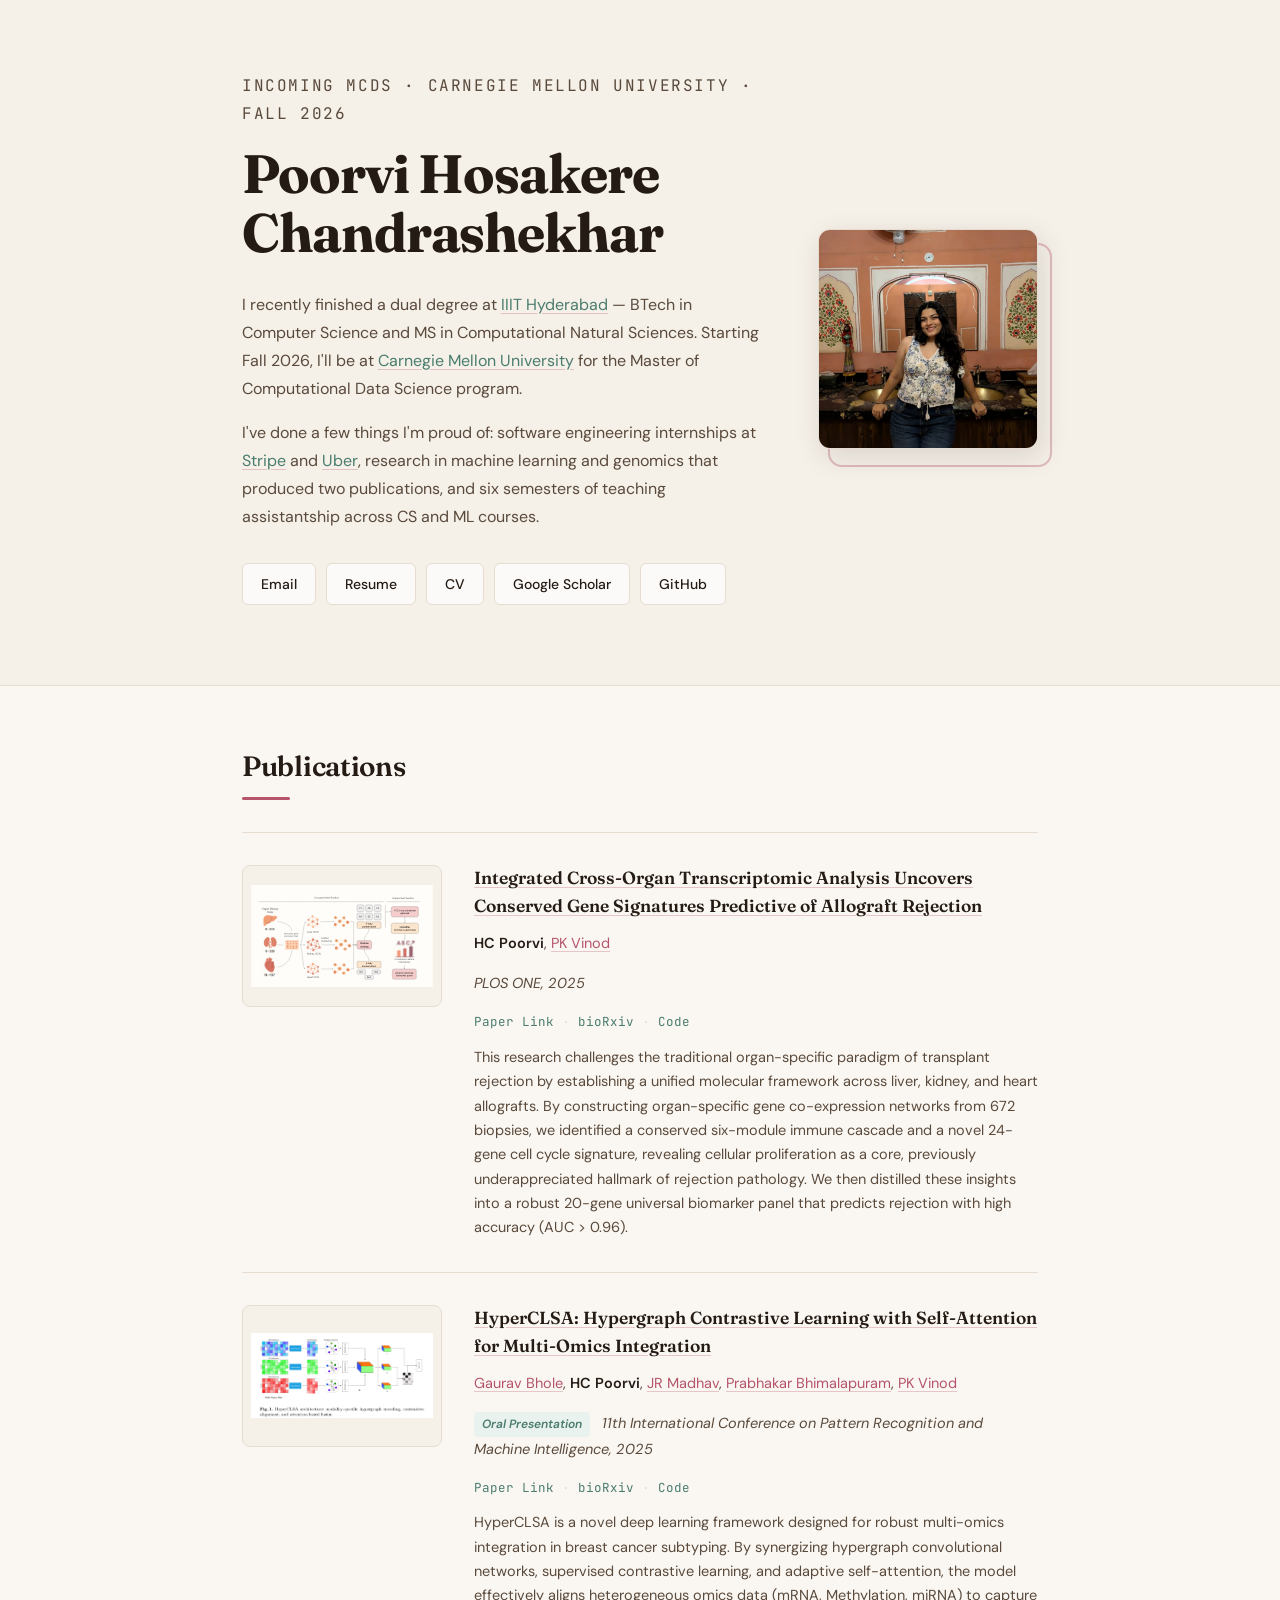
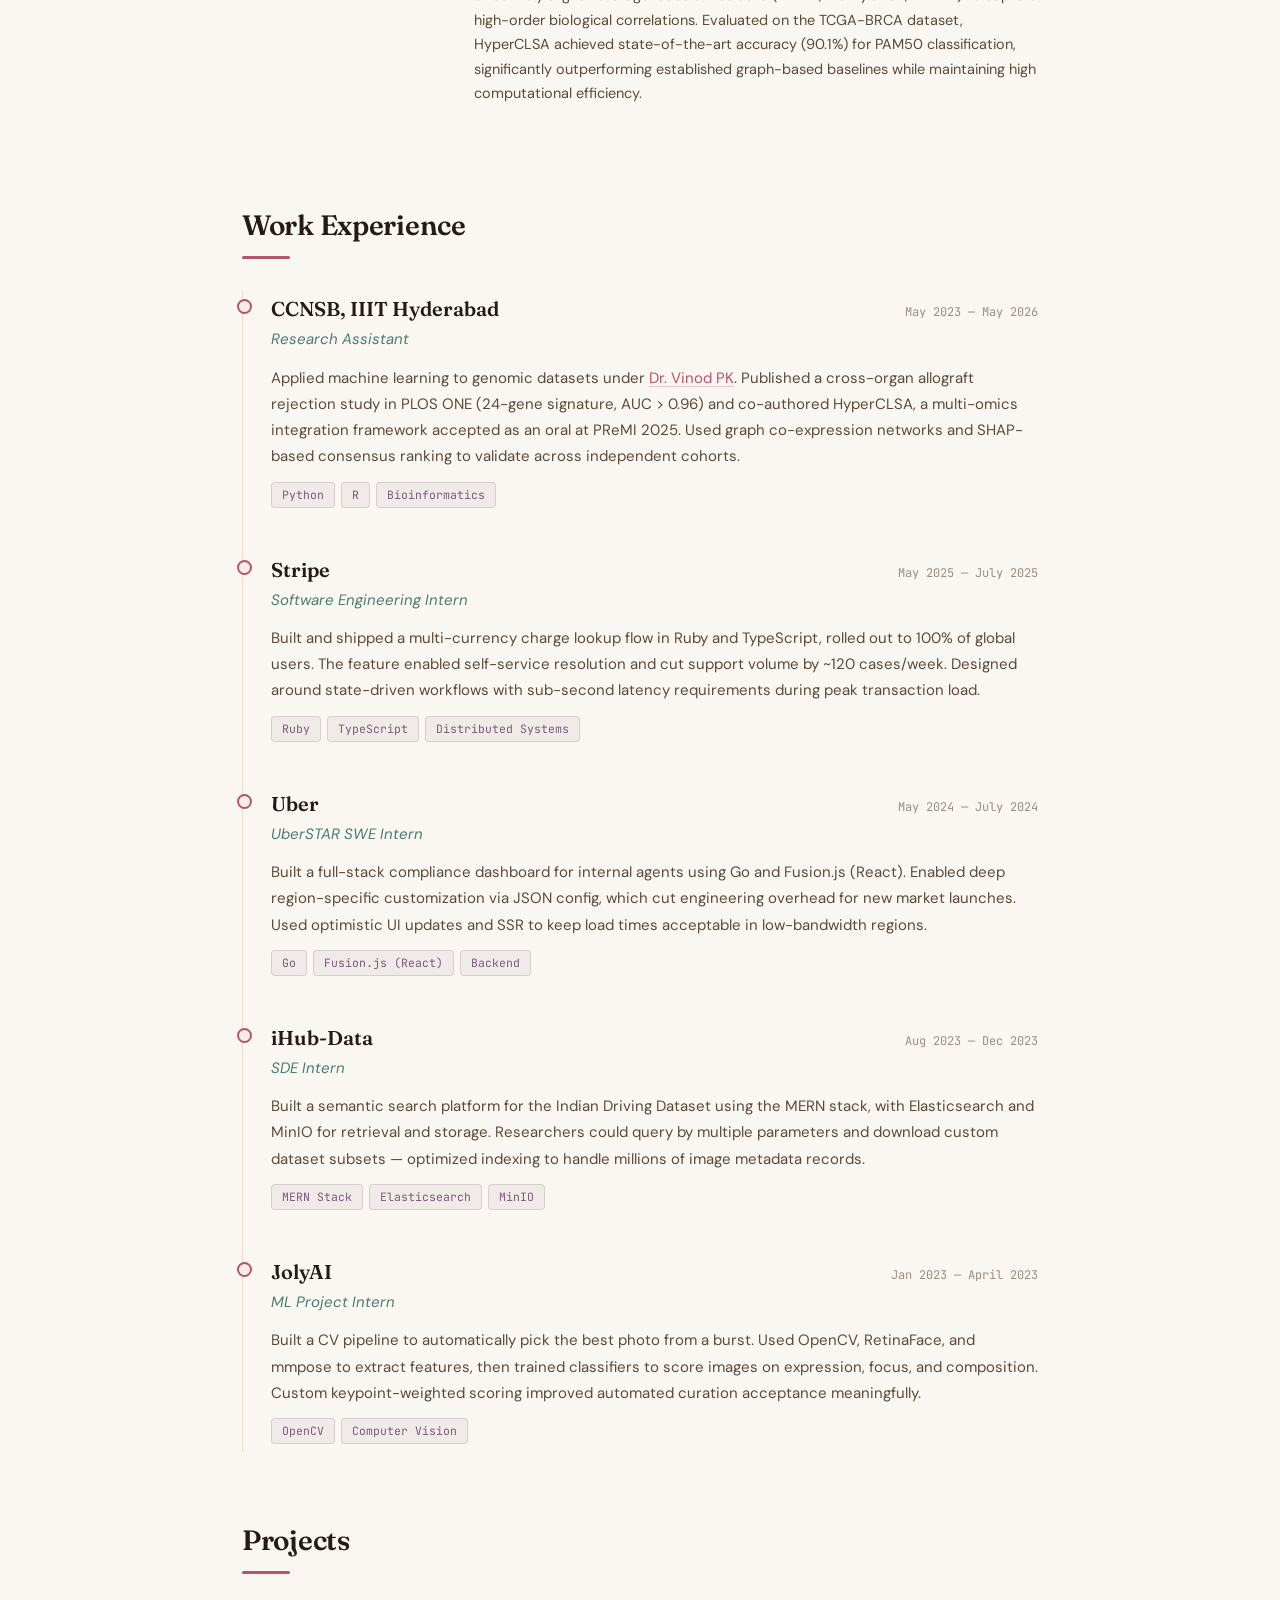
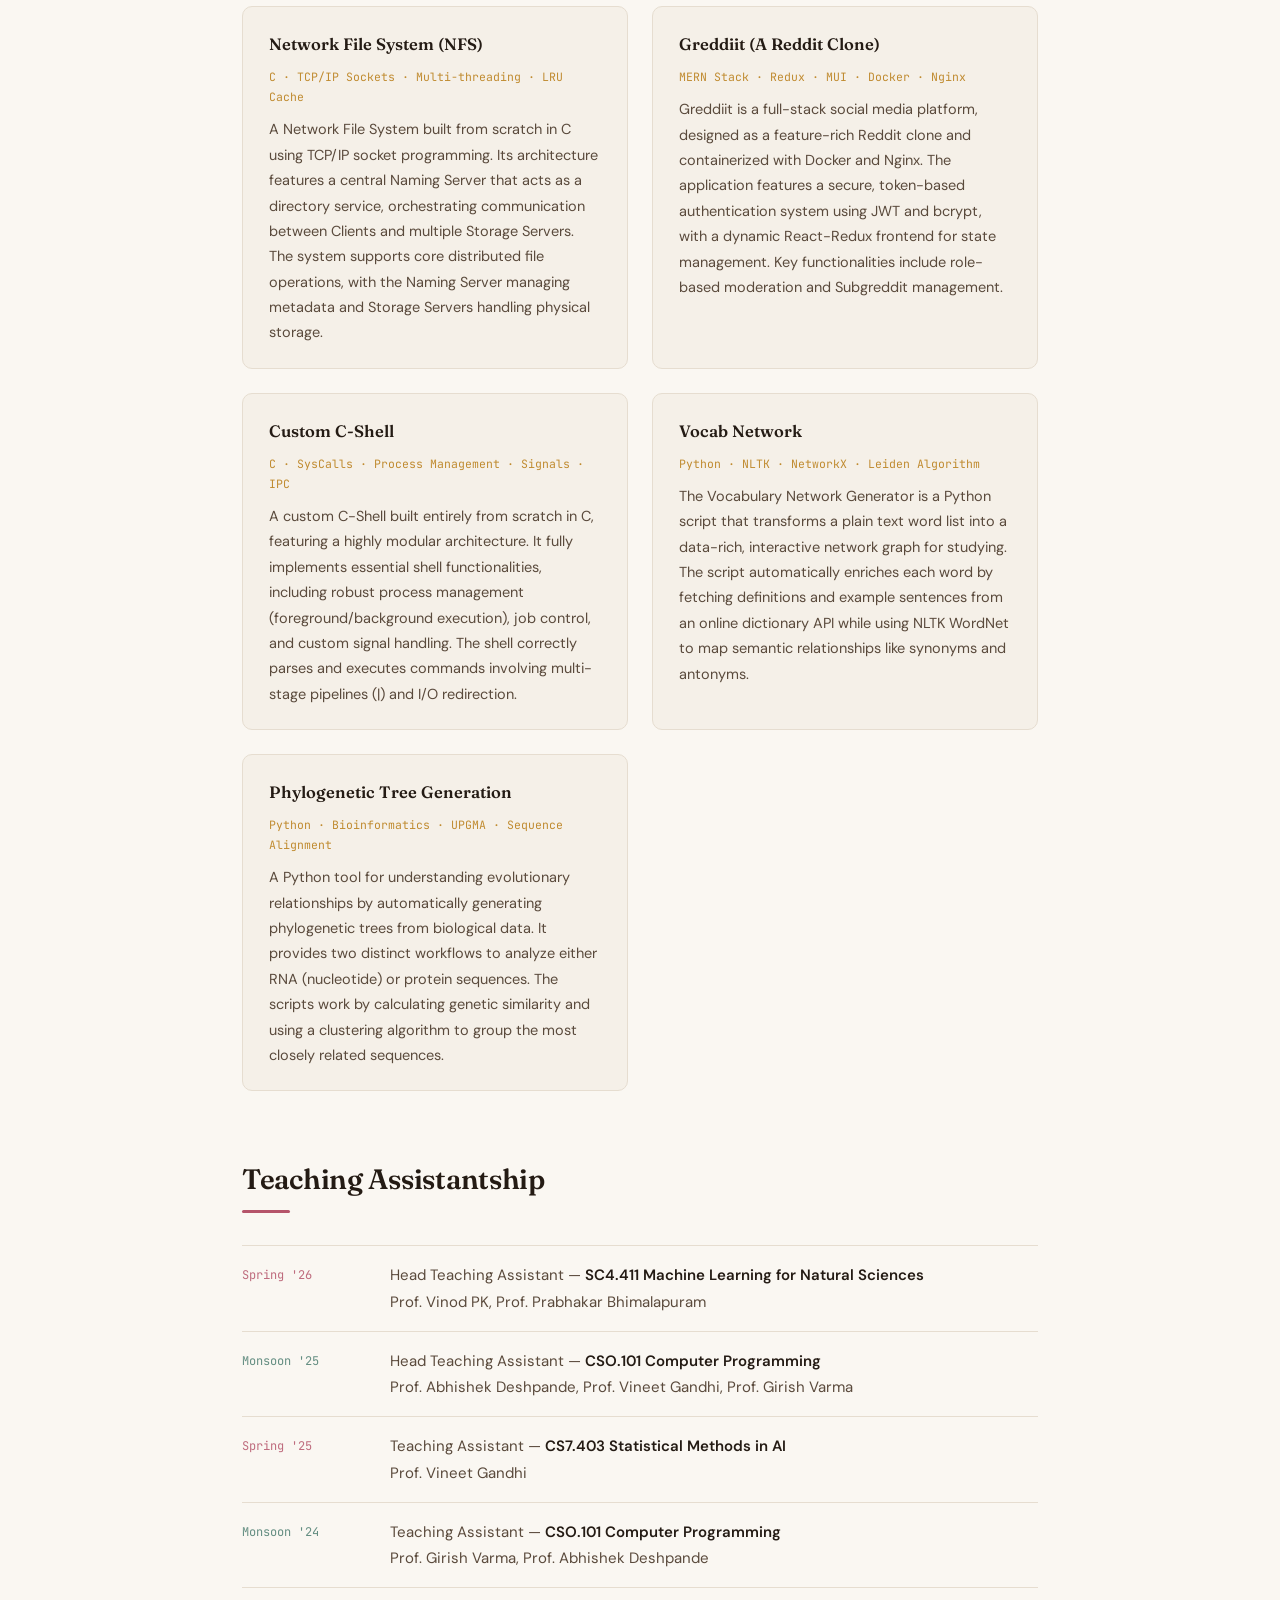
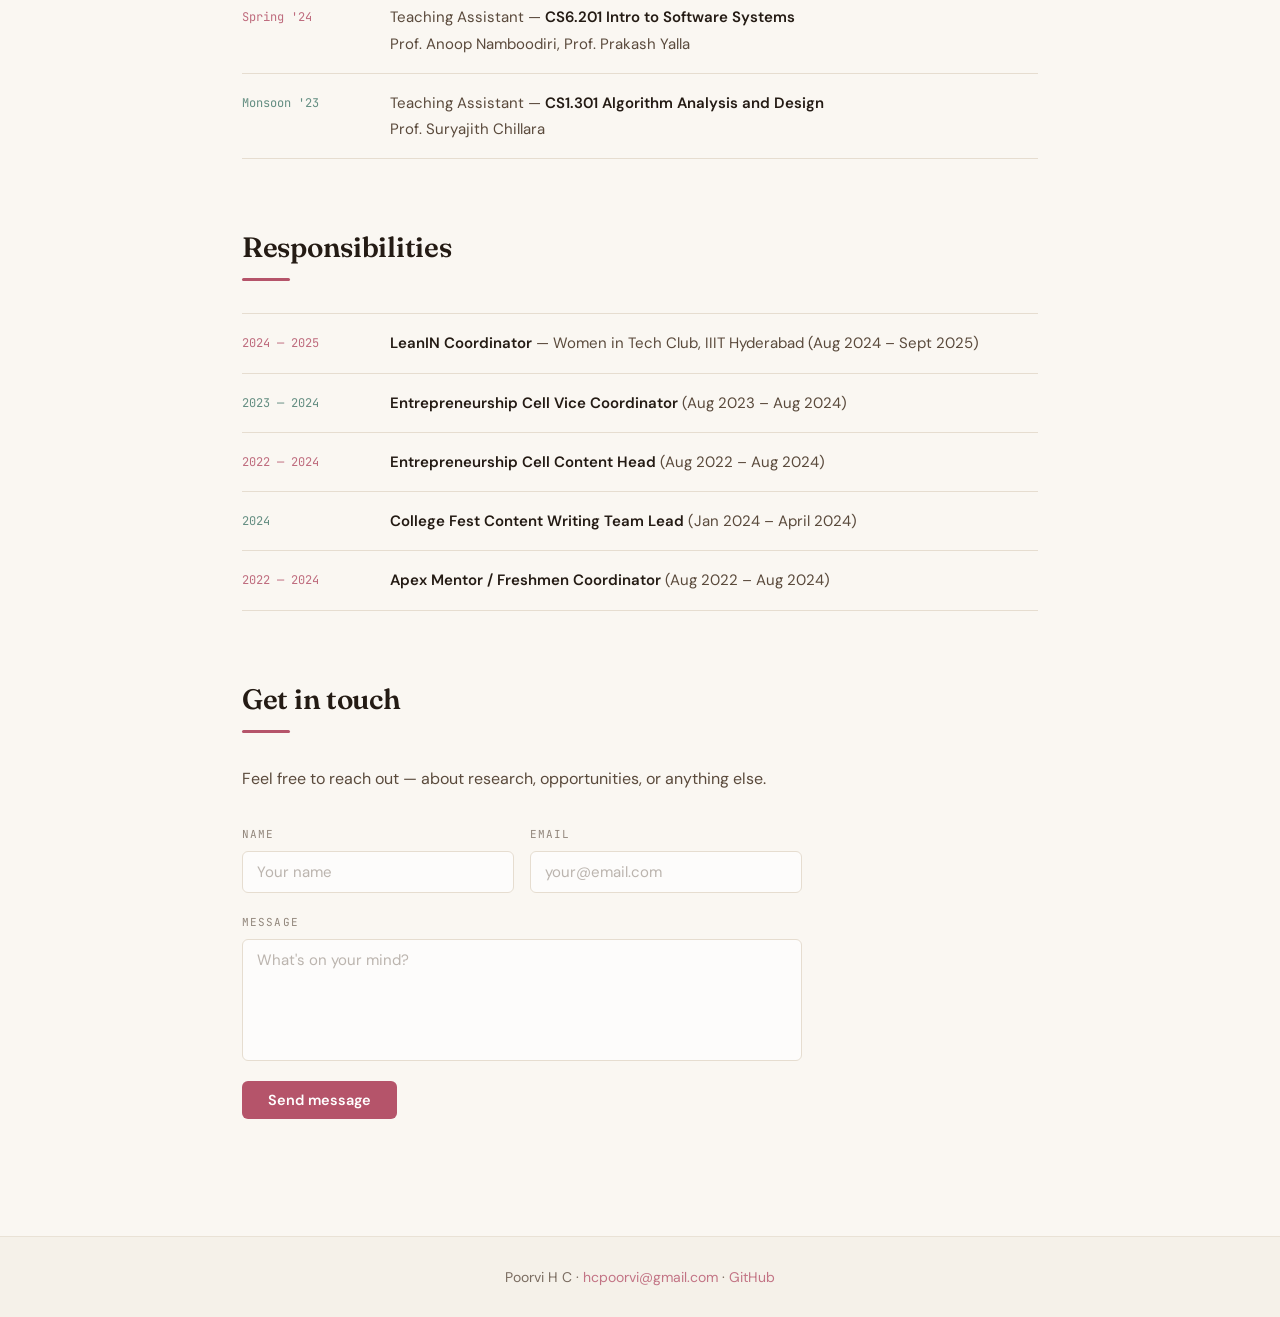
<file: index.html>
<!DOCTYPE html>
<html lang="en">

<head>
  <meta charset="UTF-8">
  <title>Poorvi HC</title>
  <meta name="author" content="Poorvi Hosakere Chandrashekhar">
  <meta name="description" content="Poorvi H C — CS + Computational Natural Sciences dual-degree student at IIIT Hyderabad. Machine learning and computational biology.">
  <meta name="viewport" content="width=device-width, initial-scale=1">
  <meta property="og:title" content="Poorvi Hosakere Chandrashekhar">
  <meta property="og:description" content="ML × computational biology researcher. Incoming MCDS @ CMU. Publications in PLOS ONE and PReMI 2025.">
  <meta property="og:type" content="website">
  <meta property="og:url" content="https://poorvihc.github.io/">
  <meta property="og:image" content="https://poorvihc.github.io/images/profile_pic3.jpeg">
  <meta name="twitter:card" content="summary">
  <link rel="shortcut icon" href="images/favicon/favicon.ico" type="image/x-icon">
  <link rel="preconnect" href="https://fonts.googleapis.com">
  <link rel="preconnect" href="https://fonts.gstatic.com" crossorigin>
  <link rel="preload" as="image" href="images/profile_pic3.jpeg" fetchpriority="high">
  <link href="https://fonts.googleapis.com/css2?family=DM+Sans:ital,opsz,wght@0,9..40,400;0,9..40,500;0,9..40,600;1,400&family=Fraunces:ital,opsz,wght@0,9..144,600;0,9..144,700&family=JetBrains+Mono:wght@400;500&family=Outfit:wght@500;600;700&display=swap" rel="stylesheet">
  <link rel="stylesheet" type="text/css" href="stylesheet.css">
</head>

<body>

  <!-- ======================= Hero ======================= -->
  <header class="hero">
    <div class="wrap">
      <div class="hero-text">
        <p class="eyebrow">Incoming MCDS &middot; Carnegie Mellon University &middot; Fall 2026</p>
        <h1 class="name name-serif">Poorvi Hosakere Chandrashekhar</h1>
        <p>
          I recently finished a dual degree at
          <a href="https://www.iiit.ac.in/">IIIT Hyderabad</a> — BTech in Computer Science and MS in
          Computational Natural Sciences. Starting Fall 2026, I'll be at
          <a href="https://www.cmu.edu/">Carnegie Mellon University</a> for the Master of Computational
          Data Science program.
        </p>
        <p>
          I've done a few things I'm proud of: software engineering internships at
          <a href="https://stripe.com/">Stripe</a> and <a href="https://www.uber.com/">Uber</a>,
          research in machine learning and genomics that produced two publications,
          and six semesters of teaching assistantship across CS and ML courses.
        </p>
        <nav class="links" aria-label="Contact links">
          <a href="mailto:hcpoorvi@gmail.com">Email</a>
          <a href="data/Poorvi_Resume.pdf">Resume</a>
          <a href="data/Poorvi_CV.pdf">CV</a>
          <!-- <a href="data/Poorvi-bio.txt">Bio</a> -->
          <a href="https://scholar.google.com/citations?user=S4VEnUIAAAAJ">Google Scholar</a>
          <a href="https://github.com/Poorvi-HC">GitHub</a>
        </nav>
      </div>
      <div class="hero-photo">
        <img src="images/profile_pic3.jpeg" alt="Portrait of Poorvi H C" width="216" height="216" fetchpriority="high">
      </div>
    </div>
  </header>

  <!-- ======================= Publications ======================= -->
  <section id="publications" class="reveal">
    <div class="wrap">
      <h2>Publications</h2>
      <div class="rule" aria-hidden="true"><i></i><i></i><i></i><i></i></div>

      <article class="pub">
        <div class="pub-thumb">
          <img src="images/main.svg" alt="Cross-organ transcriptomic analysis figure" width="300" height="200" loading="lazy">
        </div>
        <div class="pub-body">
          <a href="https://journals.plos.org/plosone/article?id=10.1371/journal.pone.0348135">
            <span class="papertitle">Integrated Cross-Organ Transcriptomic Analysis Uncovers Conserved Gene
              Signatures Predictive of Allograft Rejection</span>
          </a>
          <p class="authors">
            <strong>HC Poorvi</strong>,
            <a href="https://scholar.google.com/citations?user=c_V3bGgAAAAJ&amp;hl=en">PK Vinod</a>
          </p>
          <p class="venue"> <em>PLOS ONE</em>, 2025</p>
          <p class="pub-links">
            <a href="https://journals.plos.org/plosone/article?id=10.1371/journal.pone.0348135">Paper Link</a>
            <a href="https://www.biorxiv.org/content/10.1101/2025.11.07.687316v1">bioRxiv</a>
            <a href="https://github.com/Poorvi-HC/TransOrg">Code</a>
          </p>
          <p class="abstract">
            This research challenges the traditional organ-specific paradigm of transplant rejection by
            establishing a unified molecular framework across liver, kidney, and heart allografts. By
            constructing organ-specific gene co-expression networks from 672 biopsies, we identified a conserved
            six-module immune cascade and a novel 24-gene cell cycle signature, revealing cellular proliferation
            as a core, previously underappreciated hallmark of rejection pathology. We then distilled these
            insights into a robust 20-gene universal biomarker panel that predicts rejection with high accuracy
            (AUC &gt; 0.96).
          </p>
        </div>
      </article>

      <article class="pub">
        <div class="pub-thumb">
          <img src="images/hyperclsa.png" alt="HyperCLSA architecture figure" width="300" height="200" loading="lazy">
        </div>
        <div class="pub-body">
          <a href="https://www.biorxiv.org/content/10.1101/2025.09.22.677517v2">
            <span class="papertitle">HyperCLSA: Hypergraph Contrastive Learning with Self-Attention for
              Multi-Omics Integration</span>
          </a>
          <p class="authors">
            <a href="https://github.com/Gaurav2543">Gaurav Bhole</a>,
            <strong>HC Poorvi</strong>,
            <a href="https://github.com/madhavJay">JR Madhav</a>,
            <a href="https://scholar.google.co.in/citations?user=HE9Rp7EAAAAJ&amp;hl=en">Prabhakar Bhimalapuram</a>,
            <a href="https://scholar.google.com/citations?user=c_V3bGgAAAAJ&amp;hl=en">PK Vinod</a>
          </p>
          <p class="venue"><span class="badge">Oral Presentation</span> <em>11th International Conference on
            Pattern Recognition and Machine Intelligence</em>, 2025</p>
          <p class="pub-links">
            <a href="https://link.springer.com/chapter/10.1007/978-3-032-18477-1_59">Paper Link</a>
            <a href="https://www.biorxiv.org/content/10.1101/2025.09.22.677517v2">bioRxiv</a>
            <a href="https://github.com/Gaurav2543/HyperCLSA">Code</a>
          </p>
          <!-- <p class="pub-links"><a href="https://www.biorxiv.org/content/10.1101/2025.09.22.677517v2">bioRxiv</a></p> -->
          <p class="abstract">
            HyperCLSA is a novel deep learning framework designed for robust multi-omics integration in breast
            cancer subtyping. By synergizing hypergraph convolutional networks, supervised contrastive learning,
            and adaptive self-attention, the model effectively aligns heterogeneous omics data (mRNA,
            Methylation, miRNA) to capture high-order biological correlations. Evaluated on the TCGA-BRCA
            dataset, HyperCLSA achieved state-of-the-art accuracy (90.1%) for PAM50 classification,
            significantly outperforming established graph-based baselines while maintaining high computational
            efficiency.
          </p>
        </div>
      </article>
    </div>
  </section>

  <!-- ======================= Work Experience ======================= -->
  <section id="experience" class="reveal">
    <div class="wrap">
      <h2>Work Experience</h2>
      <div class="rule" aria-hidden="true"><i></i><i></i><i></i><i></i></div>

      <div class="timeline">
        <article class="job">
          <div class="job-head">
            <h3>CCNSB, IIIT Hyderabad</h3>
            <span class="dates">May 2023 — May 2026</span>
          </div>
          <p class="role">Research Assistant</p>
          <p>
            Applied machine learning to genomic datasets under
            <a href="https://scholar.google.com/citations?user=c_V3bGgAAAAJ&hl=en">Dr. Vinod PK</a>.
            Published a cross-organ allograft rejection study in PLOS ONE (24-gene signature, AUC&nbsp;&gt;&nbsp;0.96)
            and co-authored HyperCLSA, a multi-omics integration framework accepted as an oral at PReMI 2025.
            Used graph co-expression networks and SHAP-based consensus ranking to validate across independent cohorts.
          </p>
          <div class="tags"><span>Python</span><span>R</span><span>Bioinformatics</span></div>
        </article>

        <article class="job">
          <div class="job-head">
            <h3>Stripe</h3>
            <span class="dates">May 2025 — July 2025</span>
          </div>
          <p class="role">Software Engineering Intern</p>
          <p>
            Built and shipped a multi-currency charge lookup flow in Ruby and TypeScript, rolled out to 100% of
            global users. The feature enabled self-service resolution and cut support volume by ~120 cases/week.
            Designed around state-driven workflows with sub-second latency requirements during peak transaction load.
          </p>
          <div class="tags"><span>Ruby</span><span>TypeScript</span><span>Distributed Systems</span></div>
        </article>

        <article class="job">
          <div class="job-head">
            <h3>Uber</h3>
            <span class="dates">May 2024 — July 2024</span>
          </div>
          <p class="role">UberSTAR SWE Intern</p>
          <p>
            Built a full-stack compliance dashboard for internal agents using Go and Fusion.js (React). Enabled
            deep region-specific customization via JSON config, which cut engineering overhead for new market
            launches. Used optimistic UI updates and SSR to keep load times acceptable in low-bandwidth regions.
          </p>
          <div class="tags"><span>Go</span><span>Fusion.js (React)</span><span>Backend</span></div>
        </article>

        <article class="job">
          <div class="job-head">
            <h3>iHub-Data</h3>
            <span class="dates">Aug 2023 — Dec 2023</span>
          </div>
          <p class="role">SDE Intern</p>
          <p>
            Built a semantic search platform for the Indian Driving Dataset using the MERN stack, with
            Elasticsearch and MinIO for retrieval and storage. Researchers could query by multiple parameters
            and download custom dataset subsets — optimized indexing to handle millions of image metadata records.
          </p>
          <div class="tags"><span>MERN Stack</span><span>Elasticsearch</span><span>MinIO</span></div>
        </article>

        <article class="job">
          <div class="job-head">
            <h3>JolyAI</h3>
            <span class="dates">Jan 2023 — April 2023</span>
          </div>
          <p class="role">ML Project Intern</p>
          <p>
            Built a CV pipeline to automatically pick the best photo from a burst. Used OpenCV, RetinaFace, and
            mmpose to extract features, then trained classifiers to score images on expression, focus, and
            composition. Custom keypoint-weighted scoring improved automated curation acceptance meaningfully.
          </p>
          <div class="tags"><span>OpenCV</span><span>Computer Vision</span></div>
        </article>
      </div>
    </div>
  </section>

  <!-- ======================= Projects ======================= -->
  <section id="projects" class="reveal">
    <div class="wrap">
      <h2>Projects</h2>
      <div class="rule" aria-hidden="true"><i></i><i></i><i></i><i></i></div>

      <div class="grid">
        <article class="card">
          <a href="https://github.com/Poorvi-HC/NFS-Network-File-System-">
            <span class="papertitle">Network File System (NFS)</span>
          </a>
          <span class="stack">C &middot; TCP/IP Sockets &middot; Multi-threading &middot; LRU Cache</span>
          <p>
            A Network File System built from scratch in C using TCP/IP socket programming. Its architecture
            features a central Naming Server that acts as a directory service, orchestrating communication
            between Clients and multiple Storage Servers. The system supports core distributed file operations,
            with the Naming Server managing metadata and Storage Servers handling physical storage.
          </p>
        </article>

        <article class="card">
          <a href="https://github.com/Poorvi-HC/Greddiit-Reddit-Clone-">
            <span class="papertitle">Greddiit (A Reddit Clone)</span>
          </a>
          <span class="stack">MERN Stack &middot; Redux &middot; MUI &middot; Docker &middot; Nginx</span>
          <p>
            Greddiit is a full-stack social media platform, designed as a feature-rich Reddit clone and
            containerized with Docker and Nginx. The application features a secure, token-based authentication
            system using JWT and bcrypt, with a dynamic React-Redux frontend for state management. Key
            functionalities include role-based moderation and Subgreddit management.
          </p>
        </article>

        <article class="card">
          <a href="https://github.com/Poorvi-HC/CShell">
            <span class="papertitle">Custom C-Shell</span>
          </a>
          <span class="stack">C &middot; SysCalls &middot; Process Management &middot; Signals &middot; IPC</span>
          <p>
            A custom C-Shell built entirely from scratch in C, featuring a highly modular architecture. It fully
            implements essential shell functionalities, including robust process management
            (foreground/background execution), job control, and custom signal handling. The shell correctly
            parses and executes commands involving multi-stage pipelines (|) and I/O redirection.
          </p>
        </article>

        <article class="card">
          <a href="https://github.com/Poorvi-HC/Vocab_Network">
            <span class="papertitle">Vocab Network</span>
          </a>
          <span class="stack">Python &middot; NLTK &middot; NetworkX &middot; Leiden Algorithm</span>
          <p>
            The Vocabulary Network Generator is a Python script that transforms a plain text word list into a
            data-rich, interactive network graph for studying. The script automatically enriches each word by
            fetching definitions and example sentences from an online dictionary API while using NLTK WordNet to
            map semantic relationships like synonyms and antonyms.
          </p>
        </article>

        <article class="card">
          <a href="https://github.com/Poorvi-HC/PhylogeneticTreeGeneration">
            <span class="papertitle">Phylogenetic Tree Generation</span>
          </a>
          <span class="stack">Python &middot; Bioinformatics &middot; UPGMA &middot; Sequence Alignment</span>
          <p>
            A Python tool for understanding evolutionary relationships by automatically generating phylogenetic
            trees from biological data. It provides two distinct workflows to analyze either RNA (nucleotide) or
            protein sequences. The scripts work by calculating genetic similarity and using a clustering
            algorithm to group the most closely related sequences.
          </p>
        </article>
      </div>
    </div>
  </section>

  <!-- ======================= Teaching ======================= -->
  <section id="teaching" class="reveal">
    <div class="wrap">
      <h2>Teaching Assistantship</h2>
      <div class="rule" aria-hidden="true"><i></i><i></i><i></i><i></i></div>

      <div class="rows">
        <div class="row">
          <div class="term">Spring '26</div>
          <div>Head Teaching Assistant — <em>SC4.411 Machine Learning for Natural Sciences</em><br>
            Prof. Vinod PK, Prof. Prabhakar Bhimalapuram</div>
        </div>
        <div class="row">
          <div class="term">Monsoon '25</div>
          <div>Head Teaching Assistant — <em>CSO.101 Computer Programming</em><br>
            Prof. Abhishek Deshpande, Prof. Vineet Gandhi, Prof. Girish Varma</div>
        </div>
        <div class="row">
          <div class="term">Spring '25</div>
          <div>Teaching Assistant — <em>CS7.403 Statistical Methods in AI</em><br>Prof. Vineet Gandhi</div>
        </div>
        <div class="row">
          <div class="term">Monsoon '24</div>
          <div>Teaching Assistant — <em>CSO.101 Computer Programming</em><br>
            Prof. Girish Varma, Prof. Abhishek Deshpande</div>
        </div>
        <div class="row">
          <div class="term">Spring '24</div>
          <div>Teaching Assistant — <em>CS6.201 Intro to Software Systems</em><br>
            Prof. Anoop Namboodiri, Prof. Prakash Yalla</div>
        </div>
        <div class="row">
          <div class="term">Monsoon '23</div>
          <div>Teaching Assistant — <em>CS1.301 Algorithm Analysis and Design</em><br>Prof. Suryajith Chillara</div>
        </div>
      </div>
    </div>
  </section>

  <!-- ======================= Responsibilities ======================= -->
  <section id="responsibilities" class="reveal">
    <div class="wrap">
      <h2>Responsibilities</h2>
      <div class="rule" aria-hidden="true"><i></i><i></i><i></i><i></i></div>

      <div class="rows">
        <div class="row">
          <div class="term">2024 — 2025</div>
          <div><em>LeanIN Coordinator</em> — Women in Tech Club, IIIT Hyderabad (Aug 2024 – Sept 2025)</div>
        </div>
        <div class="row">
          <div class="term">2023 — 2024</div>
          <div><em>Entrepreneurship Cell Vice Coordinator</em> (Aug 2023 – Aug 2024)</div>
        </div>
        <div class="row">
          <div class="term">2022 — 2024</div>
          <div><em>Entrepreneurship Cell Content Head</em> (Aug 2022 – Aug 2024)</div>
        </div>
        <div class="row">
          <div class="term">2024</div>
          <div><em>College Fest Content Writing Team Lead</em> (Jan 2024 – April 2024)</div>
        </div>
        <div class="row">
          <div class="term">2022 — 2024</div>
          <div><em>Apex Mentor / Freshmen Coordinator</em> (Aug 2022 – Aug 2024)</div>
        </div>
      </div>
    </div>
  </section>

  <!-- ======================= Contact ======================= -->
  <section id="contact" class="reveal">
    <div class="wrap">
      <h2>Get in touch</h2>
      <div class="rule" aria-hidden="true"></div>
      <p class="contact-intro">Feel free to reach out — about research, opportunities, or anything else.</p>
      <form class="contact-form" id="contact-form" action="https://api.web3forms.com/submit" method="POST" novalidate>
        <input type="hidden" name="access_key" value="d2f964c3-e209-4265-9d71-ee0fcceb2ab7">
        <input type="hidden" name="subject" value="Message from your portfolio">
        <input type="hidden" name="from_name" value="Portfolio contact">
        <div class="form-row">
          <div class="field">
            <span class="field-label">Name</span>
            <input type="text" name="name" placeholder="Your name" required>
          </div>
          <div class="field">
            <span class="field-label">Email</span>
            <input type="email" name="email" placeholder="your@email.com" required>
          </div>
        </div>
        <div class="field">
          <span class="field-label">Message</span>
          <textarea name="message" rows="5" placeholder="What's on your mind?" required></textarea>
        </div>
        <button type="submit" class="send-btn" id="send-btn">Send message</button>
        <p class="form-result" id="form-result" aria-live="polite"></p>
      </form>
    </div>
  </section>

  <footer>
    <div class="wrap">
      Poorvi H C &middot; <a href="mailto:hcpoorvi@gmail.com">hcpoorvi@gmail.com</a> &middot;
      <a href="https://github.com/Poorvi-HC">GitHub</a>
    </div>
  </footer>

  <script src="js/portfolio.js" defer></script>
</body>

</html>
</file>
<file: stylesheet.css>
/* ==========================================================================
   Poorvi H C — portfolio stylesheet  ·  Iteration 2: "Warm Paper"
   Palette: warm cream + dusty rose + sage + warm gold
   Type:    Fraunces everywhere (display + headings) + DM Sans (body) + JetBrains Mono
   ========================================================================== */

:root {
  --ink: #241b14;
  --ink-soft: #5a4a3c;
  --paper: #faf7f2;
  --paper-warm: #f5f0e8;
  --rose: #b5546a;
  --rose-soft: #f7ece9;
  --sage: #4a7c6f;
  --sage-soft: #eaf2ef;
  --gold: #c08b30;
  --gold-soft: #fdf4e3;
  --mauve: #7a5c78;
  --line: #e6ddd0;
  --maxw: 860px;
  --ease-out: cubic-bezier(0.22, 1, 0.36, 1);
  --dur-hover: 0.2s;
  --dur-reveal: 0.55s;
}

* { box-sizing: border-box; }
html { scroll-behavior: smooth; }

body {
  margin: 0;
  background: var(--paper);
  color: var(--ink-soft);
  font-family: 'DM Sans', Georgia, sans-serif;
  font-size: 16px;
  font-weight: 400;
  line-height: 1.75;
  -webkit-font-smoothing: antialiased;
}

/* ---------- links ---------- */
a {
  color: var(--rose);
  text-decoration: underline;
  text-decoration-color: color-mix(in srgb, var(--rose) 30%, transparent);
  text-underline-offset: 3px;
  transition: color var(--dur-hover) ease, text-decoration-color var(--dur-hover) ease;
}
a:hover, a:focus {
  color: var(--sage);
  text-decoration-color: var(--sage);
}
a:focus-visible {
  outline: 2px solid var(--rose);
  outline-offset: 3px;
  border-radius: 2px;
}

/* ---------- layout ---------- */
.wrap {
  max-width: var(--maxw);
  margin: 0 auto;
  padding: 0 32px;
}
section { padding: 56px 0 8px; }

/* ---------- scroll reveal ---------- */
.reveal {
  opacity: 0;
  transform: translateY(14px);
  transition: opacity var(--dur-reveal) var(--ease-out),
              transform var(--dur-reveal) var(--ease-out);
}
.reveal.is-visible { opacity: 1; transform: none; }

/* ==========================================================================
   Hero — warm paper, left-dominant layout
   ========================================================================== */
.hero {
  background: var(--paper-warm);
  border-bottom: 1px solid var(--line);
}

.hero .wrap {
  display: flex;
  align-items: center;
  gap: 56px;
  padding-top: 72px;
  padding-bottom: 80px;
}

.hero-text { flex: 1 1 64%; }

.eyebrow {
  font-family: 'JetBrains Mono', monospace;
  font-size: 11.5px;
  letter-spacing: .1em;
  text-transform: uppercase;
  color: var(--gold);
  margin: 0 0 20px;
  max-width: 52ch;
}

.name {
  font-family: 'Fraunces', Georgia, 'Times New Roman', serif;
  font-weight: 700;
  font-size: clamp(38px, 6vw, 54px);
  line-height: 1.1;
  letter-spacing: -0.02em;
  color: var(--ink);
  margin: 0 0 28px;
}
.name.name-serif {
  font-family: 'Fraunces', Georgia, 'Times New Roman', serif;
  font-weight: 700;
}
.name.name-sans {
  font-family: 'Outfit', Verdana, sans-serif;
  font-weight: 700;
}

.hero p {
  margin: 0 0 16px;
  color: var(--ink-soft);
  max-width: 52ch;
  font-size: 16px;
}
.hero a { color: var(--sage); }
.hero a:hover, .hero a:focus { color: var(--rose); }

.links {
  display: flex;
  flex-wrap: wrap;
  gap: 10px;
  margin-top: 32px;
}
.links a {
  font-family: 'DM Sans', sans-serif;
  font-size: 14px;
  font-weight: 500;
  color: var(--ink);
  background: rgba(255,255,255,.7);
  border: 1px solid var(--line);
  border-radius: 6px;
  padding: 8px 18px;
  text-decoration: none;
  transition: background var(--dur-hover) ease, border-color var(--dur-hover) ease,
              color var(--dur-hover) ease;
}
.links a:hover, .links a:focus {
  background: var(--rose-soft);
  border-color: var(--rose);
  color: var(--rose);
}

.hero-photo {
  flex: 0 0 auto;
  position: relative;
}

.hero-photo::before {
  content: "";
  position: absolute;
  top: 14px;
  right: -14px;
  width: 100%;
  height: 100%;
  border: 2px solid var(--rose);
  border-radius: 14px;
  opacity: 0.35;
  pointer-events: none;
}

.hero-photo img {
  display: block;
  position: relative;
  z-index: 1;
  width: 220px;
  height: 220px;
  object-fit: cover;
  border-radius: 12px;
  border: 1px solid var(--line);
  box-shadow: 4px 8px 28px rgba(36, 27, 20, .13);
}

/* hide old toggles / SVG */
.hero-net { display: none; }
.type-preview { display: none; }

/* ==========================================================================
   Section headings — Fraunces serif, warm
   ========================================================================== */
h2 {
  font-family: 'Fraunces', Georgia, serif;
  font-weight: 600;
  font-size: 28px;
  letter-spacing: -0.01em;
  color: var(--ink);
  margin: 0 0 6px;
}

.rule {
  display: block;
  width: 48px;
  height: 3px;
  background: var(--rose);
  border-radius: 2px;
  margin-bottom: 32px;
}
.rule i { display: none; }

h3 {
  font-family: 'Fraunces', Georgia, serif;
  font-weight: 600;
  font-size: 20px;
  color: var(--ink);
  margin: 0;
}

/* ==========================================================================
   Publications
   ========================================================================== */
.pub {
  display: flex;
  gap: 32px;
  align-items: flex-start;
  padding: 32px 0;
  border-bottom: 1px solid var(--line);
}
.pub:first-of-type { border-top: 1px solid var(--line); }
.pub:last-child { border-bottom: 0; }

.pub-thumb {
  flex: 0 0 200px;
  border-radius: 8px;
  overflow: hidden;
  background: var(--paper-warm);
  border: 1px solid var(--line);
}
.pub-thumb img {
  display: block;
  width: 100%;
  height: 140px;
  object-fit: contain;
  padding: 8px;
}

.pub-body { flex: 1; }

.papertitle {
  font-family: 'Fraunces', Georgia, serif;
  font-size: 17.5px;
  font-weight: 600;
  color: var(--ink);
  line-height: 1.4;
  text-decoration: none;
}
a .papertitle { text-decoration: none; }
a:hover .papertitle, a:focus .papertitle { color: var(--rose); }

.authors { margin: 10px 0 6px; font-size: 14.5px; }
.authors strong { color: var(--ink); font-weight: 600; }

.badge {
  display: inline-block;
  font-family: 'DM Sans', sans-serif;
  font-size: 12px;
  font-weight: 600;
  color: var(--sage);
  background: var(--sage-soft);
  border-radius: 4px;
  padding: 2px 8px;
  margin-right: 8px;
}

.venue { font-style: italic; font-size: 14.5px; color: var(--ink-soft); }

.pub-links {
  font-family: 'JetBrains Mono', monospace;
  font-size: 12.5px;
  margin: 8px 0 12px;
}
.pub-links a { color: var(--sage); text-decoration: none; }
.pub-links a:hover { color: var(--rose); }
.pub-links a + a::before { content: " · "; color: var(--line); }

.pub p.abstract { margin: 10px 0 0; font-size: 14.5px; line-height: 1.68; }

/* ==========================================================================
   Experience timeline
   ========================================================================== */
.timeline {
  position: relative;
  padding-left: 28px;
  border-left: 1px solid var(--line);
}

.job {
  position: relative;
  padding-bottom: 44px;
}
.job:last-child { padding-bottom: 8px; }

.job::before {
  content: "";
  position: absolute;
  left: -34px;
  top: 8px;
  width: 11px;
  height: 11px;
  border-radius: 50%;
  background: var(--rose-soft);
  border: 2px solid var(--rose);
}

.job.is-visible::before {
  animation: node-pulse 0.5s var(--ease-out) both;
}
@keyframes node-pulse {
  0%   { transform: scale(0.4); opacity: 0; }
  70%  { transform: scale(1.2); }
  100% { transform: scale(1); opacity: 1; }
}

.job-head {
  display: flex;
  justify-content: space-between;
  align-items: baseline;
  flex-wrap: wrap;
  gap: 4px 16px;
}

.dates {
  font-family: 'JetBrains Mono', monospace;
  font-size: 12px;
  color: var(--ink-soft);
  opacity: 0.6;
  white-space: nowrap;
}

.role {
  font-weight: 400;
  font-size: 15px;
  color: var(--sage);
  margin: 4px 0 12px;
  font-style: italic;
}

.job p { margin: 0 0 12px; font-size: 15px; }
.job p em { color: var(--gold); font-style: italic; }

.tags { display: flex; gap: 6px; flex-wrap: wrap; }
.tags span {
  font-family: 'JetBrains Mono', monospace;
  font-size: 11.5px;
  color: var(--mauve);
  background: color-mix(in srgb, var(--mauve) 8%, transparent);
  border: 1px solid color-mix(in srgb, var(--mauve) 20%, transparent);
  border-radius: 4px;
  padding: 2px 10px;
}

/* ==========================================================================
   Projects grid
   ========================================================================== */
.grid {
  display: grid;
  grid-template-columns: 1fr 1fr;
  gap: 24px;
}

.card {
  border: 1px solid var(--line);
  border-radius: 10px;
  background: var(--paper-warm);
  padding: 24px 26px 22px;
  transition: transform var(--dur-hover) ease, box-shadow var(--dur-hover) ease;
}
.card:hover, .card:focus-within {
  transform: translateY(-2px);
  box-shadow: 0 8px 28px rgba(36, 27, 20, .08);
  background: #fff;
}
.card a { text-decoration: none; }
.card .papertitle {
  font-size: 16.5px;
  font-family: 'Fraunces', Georgia, serif;
  font-weight: 600;
  color: var(--ink);
}
.card a:hover .papertitle { color: var(--rose); }

.stack {
  display: block;
  font-family: 'JetBrains Mono', monospace;
  font-size: 11.5px;
  color: var(--gold);
  margin: 8px 0 2px;
}
.card p { margin: 10px 0 0; font-size: 14.5px; }

/* ==========================================================================
   Teaching & responsibilities
   ========================================================================== */
.rows { border-top: 1px solid var(--line); }
.row {
  display: flex;
  gap: 28px;
  padding: 16px 0;
  border-bottom: 1px solid var(--line);
}
.term {
  flex: 0 0 120px;
  font-family: 'JetBrains Mono', monospace;
  font-size: 12px;
  color: var(--rose);
  padding-top: 3px;
  opacity: 0.85;
}
.row:nth-child(even) .term { color: var(--sage); }
.row div:last-child { flex: 1; font-size: 15px; }
.row em { color: var(--ink); font-style: normal; font-weight: 600; }

/* ==========================================================================
   Contact form
   ========================================================================== */
.contact-intro {
  margin: 0 0 32px;
  font-size: 16px;
  max-width: 48ch;
  color: var(--ink-soft);
}

.contact-form {
  max-width: 560px;
  display: flex;
  flex-direction: column;
  gap: 20px;
}

.form-row {
  display: grid;
  grid-template-columns: 1fr 1fr;
  gap: 16px;
}

.field {
  display: flex;
  flex-direction: column;
  gap: 7px;
}

.field-label {
  font-family: 'JetBrains Mono', monospace;
  font-size: 11px;
  letter-spacing: .1em;
  text-transform: uppercase;
  color: var(--ink-soft);
  opacity: 0.65;
}

.field input,
.field textarea {
  background: rgba(255,255,255,.7);
  border: 1px solid var(--line);
  border-radius: 6px;
  padding: 10px 14px;
  font-family: 'DM Sans', sans-serif;
  font-size: 15px;
  color: var(--ink);
  transition: border-color var(--dur-hover) ease, box-shadow var(--dur-hover) ease;
  resize: none;
  width: 100%;
}

.field input:focus,
.field textarea:focus {
  outline: none;
  border-color: var(--rose);
  box-shadow: 0 0 0 3px color-mix(in srgb, var(--rose) 12%, transparent);
}

.field input::placeholder,
.field textarea::placeholder {
  color: var(--ink-soft);
  opacity: 0.4;
}

.send-btn {
  align-self: flex-start;
  font-family: 'DM Sans', sans-serif;
  font-size: 14.5px;
  font-weight: 600;
  color: #fff;
  background: var(--rose);
  border: none;
  border-radius: 6px;
  padding: 10px 26px;
  cursor: pointer;
  transition: background var(--dur-hover) ease, transform var(--dur-hover) ease;
}

.send-btn:hover {
  background: color-mix(in srgb, var(--rose) 82%, black);
  transform: translateY(-1px);
}

.form-result {
  font-family: 'JetBrains Mono', monospace;
  font-size: 12px;
  margin: -8px 0 0;
  min-height: 1.4em;
}
.form-result.is-success { color: var(--sage); }
.form-result.is-error   { color: var(--rose); }

.send-btn:disabled {
  opacity: 0.6;
  cursor: not-allowed;
  transform: none;
}

/* ==========================================================================
   Footer
   ========================================================================== */
footer {
  margin-top: 80px;
  padding: 28px 0;
  background: var(--paper-warm);
  border-top: 1px solid var(--line);
  color: var(--ink-soft);
  font-family: 'DM Sans', sans-serif;
  font-size: 14px;
  text-align: center;
  opacity: 0.8;
}
footer a { color: var(--rose); text-decoration: none; }
footer a:hover { color: var(--sage); }

/* ==========================================================================
   Responsive
   ========================================================================== */
@media (max-width: 760px) {
  .hero .wrap {
    flex-direction: column-reverse;
    text-align: center;
    gap: 28px;
    padding-top: 48px;
    padding-bottom: 56px;
  }
  .hero p { margin-left: auto; margin-right: auto; }
  .links { justify-content: center; }
  .hero-photo::before { display: none; }
  .hero-photo img { width: 148px; height: 148px; border-radius: 50%; }
  .form-row { grid-template-columns: 1fr; }
  .grid { grid-template-columns: 1fr; }
  .pub { flex-direction: column; gap: 16px; }
  .pub-thumb { flex-basis: auto; width: 100%; max-width: 220px; }
  .row { flex-direction: column; gap: 4px; }
  .term { flex-basis: auto; }
}

@media (prefers-reduced-motion: reduce) {
  *, *::before, *::after {
    animation: none !important;
    transition: none !important;
  }
  html { scroll-behavior: auto; }
  .reveal { opacity: 1; transform: none; }
}
</file>
